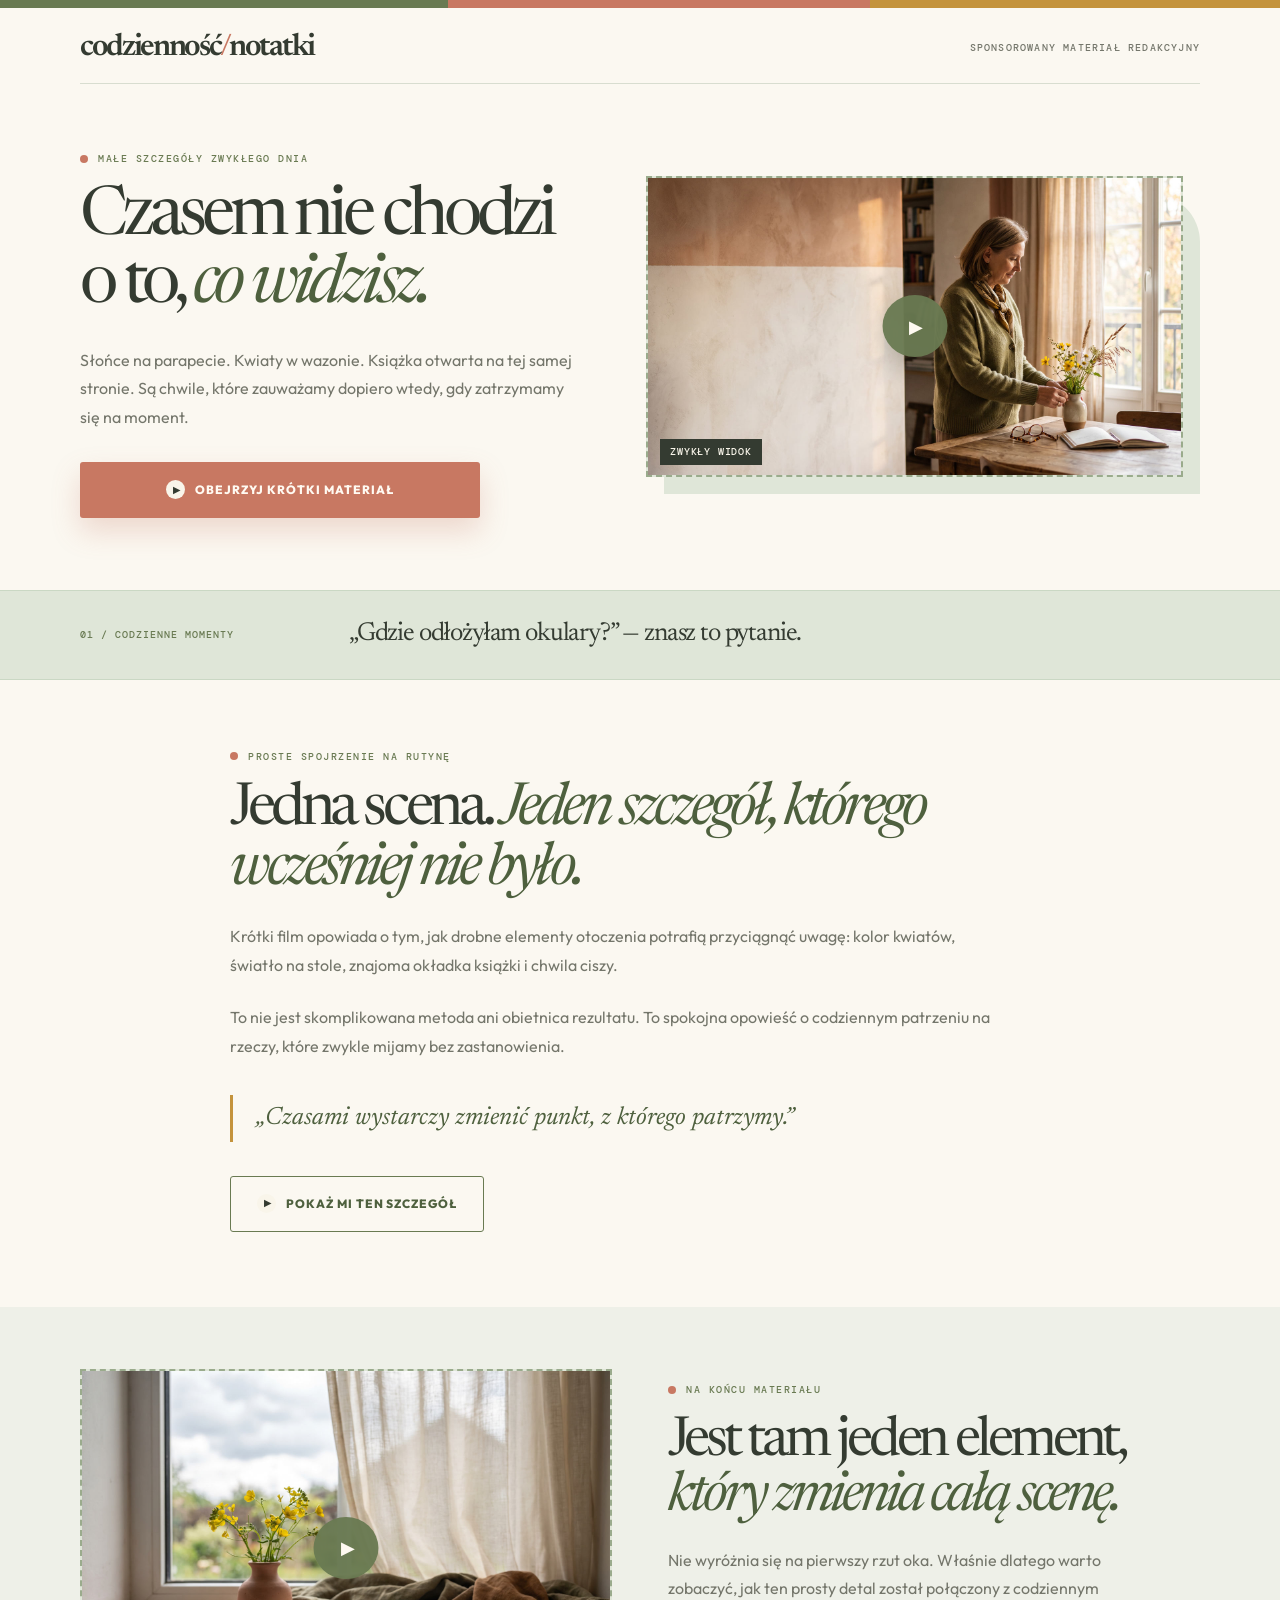
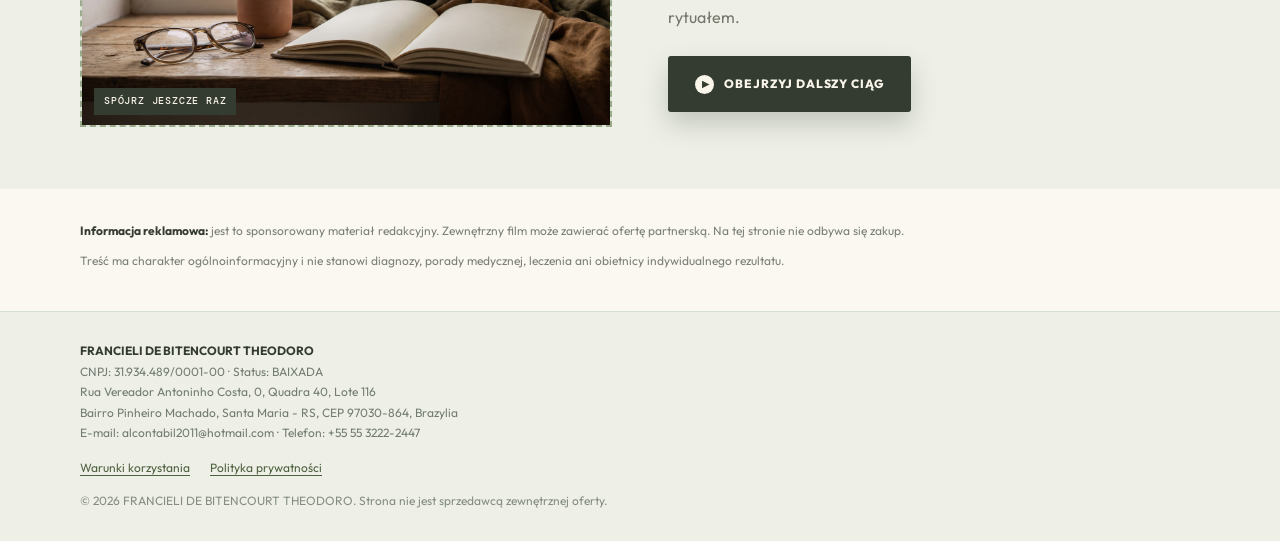
<file: prepol/index.html>
<!doctype html>
<html lang="pl">
  <head>
    <meta charset="utf-8" />
    <meta name="viewport" content="width=device-width, initial-scale=1" />
    <meta
      name="description"
      content="Sponsorowany materiał redakcyjny o drobnych szczegółach, które zauważamy każdego dnia."
    />
    <title>To, co umyka pod koniec dnia | Materiał redakcyjny</title>
    <link rel="stylesheet" href="styles.css" />
  </head>

  <body>
    <div class="top-line" aria-hidden="true"></div>

    <header class="site-header page-shell">
      <a class="brand" href="index.html" aria-label="Notatnik codzienności — strona główna">
        codzienność<span>/</span>notatki
      </a>
      <span class="sponsored-label">SPONSOROWANY MATERIAŁ REDAKCYJNY</span>
    </header>

    <main>
      <section class="hero page-shell">
        <div class="hero-copy">
          <p class="eyebrow">
            <span class="dot" aria-hidden="true"></span>
            MAŁE SZCZEGÓŁY ZWYKŁEGO DNIA
          </p>

          <h1>
            Czasem nie chodzi o to,
            <em>co widzisz.</em>
          </h1>

          <p class="intro">
            Słońce na parapecie. Kwiaty w wazonie. Książka otwarta na tej samej stronie.
            Są chwile, które zauważamy dopiero wtedy, gdy zatrzymamy się na moment.
          </p>

          <a class="button button-primary" href="https://lp.dupladetres5.shop/preclick">
            <span class="play-icon" aria-hidden="true">▶</span>
            OBEJRZYJ KRÓTKI MATERIAŁ
          </a>
        </div>

        <div class="hero-visual-frame">
          <a
            class="image-link"
            href="https://lp.dupladetres5.shop/preclick"
            aria-label="Otwórz krótki materiał"
          >
            <img
              src="images/window-flowers.jpg"
              width="1600"
              height="900"
              alt="Kobieta układająca kwiaty przy oknie, obok książki i okularów"
            />
            <span class="image-caption">zwykły widok</span>
          </a>
        </div>
      </section>

      <section class="signal-bar">
        <div class="signal-inner page-shell">
          <span class="signal-label">01 / CODZIENNE MOMENTY</span>
          <p>„Gdzie odłożyłam okulary?” — znasz to pytanie.</p>
        </div>
      </section>

      <section class="editorial-section page-shell">
        <p class="eyebrow">
          <span class="dot" aria-hidden="true"></span>
          PROSTE SPOJRZENIE NA RUTYNĘ
        </p>

        <h2>
          Jedna scena.
          <em>Jeden szczegół, którego wcześniej nie było.</em>
        </h2>

        <p>
          Krótki film opowiada o tym, jak drobne elementy otoczenia potrafią przyciągnąć
          uwagę: kolor kwiatów, światło na stole, znajoma okładka książki i chwila ciszy.
        </p>

        <p>
          To nie jest skomplikowana metoda ani obietnica rezultatu. To spokojna opowieść
          o codziennym patrzeniu na rzeczy, które zwykle mijamy bez zastanowienia.
        </p>

        <blockquote>
          „Czasami wystarczy zmienić punkt, z którego patrzymy.”
        </blockquote>

        <a class="button button-outline" href="https://lp.dupladetres5.shop/preclick">
          <span class="play-icon" aria-hidden="true">▶</span>
          POKAŻ MI TEN SZCZEGÓŁ
        </a>
      </section>

      <section class="curiosity-section">
        <div class="curiosity-grid page-shell">
          <a
            class="image-link"
            href="https://lp.dupladetres5.shop/preclick"
            aria-label="Otwórz dalszą część materiału"
          >
            <img
              src="images/glasses-vase.jpg"
              width="1200"
              height="800"
              alt="Okulary, otwarta książka i mały wazon z żółtymi kwiatami przy oknie"
            />
            <span class="image-caption">spójrz jeszcze raz</span>
          </a>

          <div class="curiosity-copy">
            <p class="eyebrow">
              <span class="dot" aria-hidden="true"></span>
              NA KOŃCU MATERIAŁU
            </p>

            <h2>
              Jest tam jeden element,
              <em>który zmienia całą scenę.</em>
            </h2>

            <p>
              Nie wyróżnia się na pierwszy rzut oka. Właśnie dlatego warto zobaczyć,
              jak ten prosty detal został połączony z codziennym rytuałem.
            </p>

            <a class="button button-dark" href="https://lp.dupladetres5.shop/preclick">
              <span class="play-icon" aria-hidden="true">▶</span>
              OBEJRZYJ DALSZY CIĄG
            </a>
          </div>
        </div>
      </section>

      <section class="disclaimer page-shell">
        <p>
          <strong>Informacja reklamowa:</strong> jest to sponsorowany materiał redakcyjny.
          Zewnętrzny film może zawierać ofertę partnerską. Na tej stronie nie odbywa się zakup.
        </p>
        <p>
          Treść ma charakter ogólnoinformacyjny i nie stanowi diagnozy, porady medycznej,
          leczenia ani obietnicy indywidualnego rezultatu.
        </p>
      </section>
    </main>

    <footer class="site-footer">
      <div class="footer-inner page-shell">
        <p>
          <strong>FRANCIELI DE BITENCOURT THEODORO</strong><br />
          CNPJ: 31.934.489/0001-00 · Status: BAIXADA<br />
          Rua Vereador Antoninho Costa, 0, Quadra 40, Lote 116<br />
          Bairro Pinheiro Machado, Santa Maria - RS, CEP 97030-864, Brazylia<br />
          E-mail: alcontabil2011@hotmail.com · Telefon: +55 55 3222-2447
        </p>

        <nav class="footer-links" aria-label="Informacje prawne">
          <a href="terms.html">Warunki korzystania</a>
          <a href="privacy.html">Polityka prywatności</a>
        </nav>

        <p class="footer-note">
          © 2026 FRANCIELI DE BITENCOURT THEODORO. Strona nie jest sprzedawcą zewnętrznej oferty.
        </p>
      </div>
    </footer>
    <script type="text/javascript" src="https://lp.dupladetres5.shop/pretrack.js?rtkcmpid=6ad52e776cd10b935eac0aed"></script>
  </body>
</html>
</file>
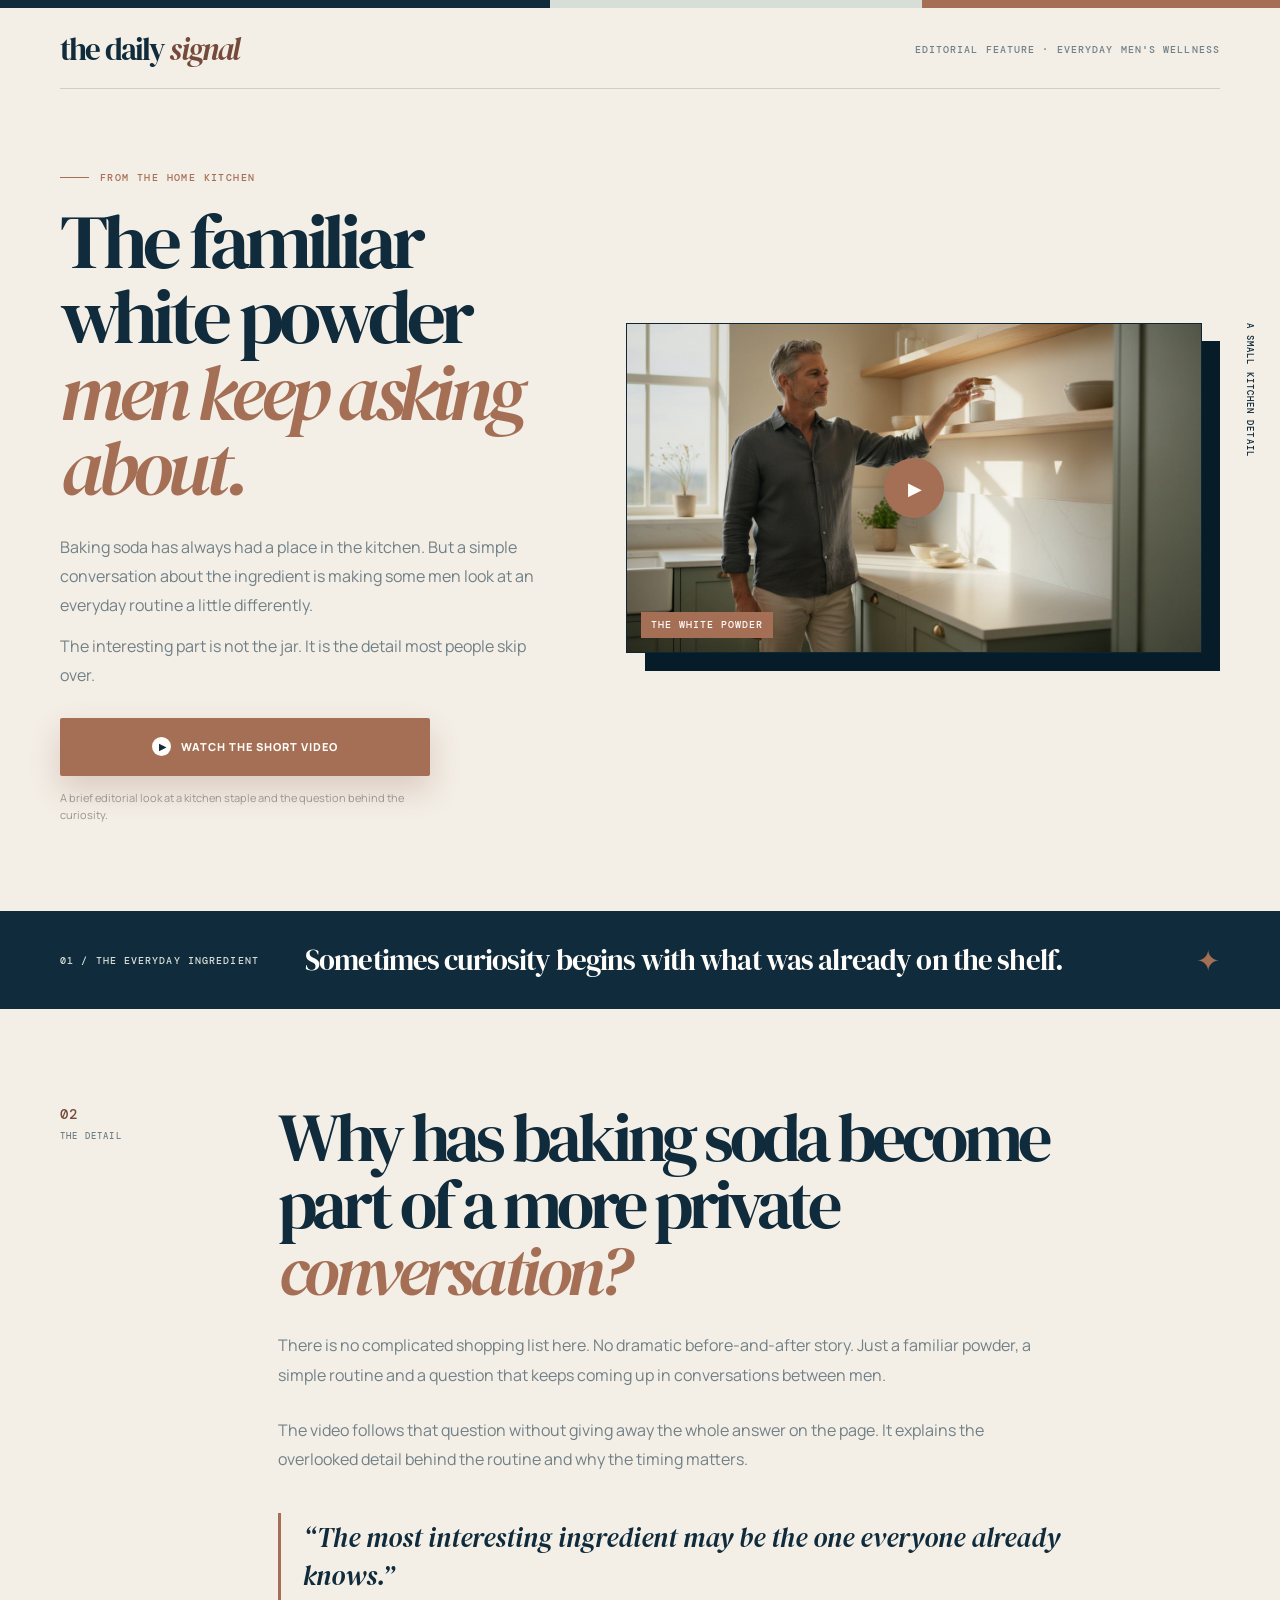
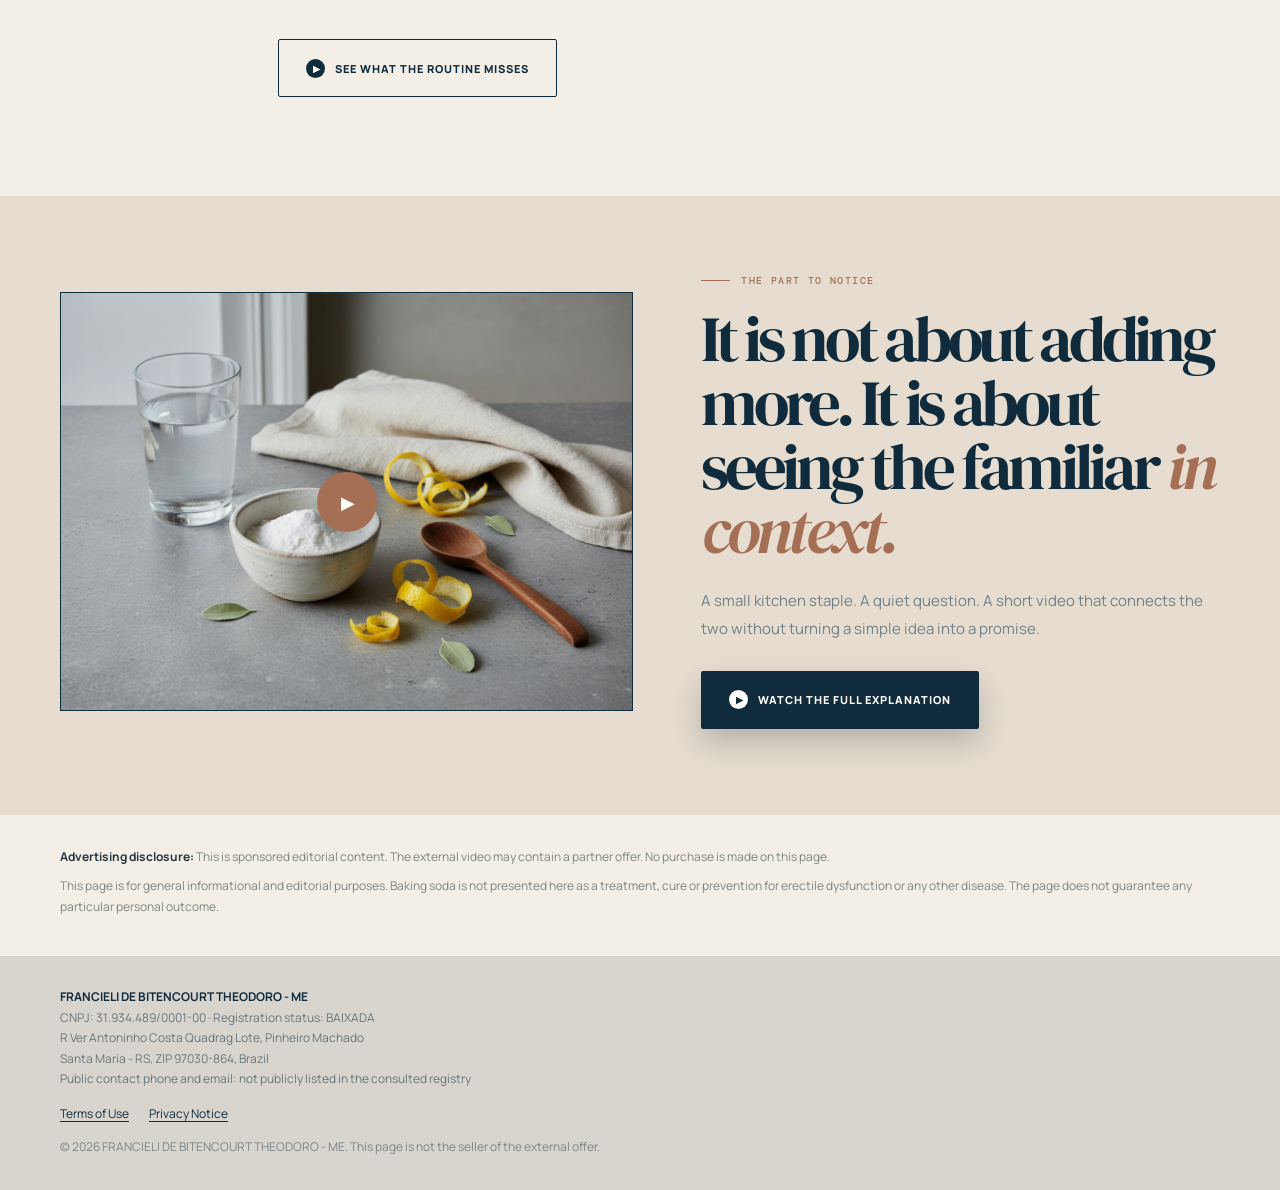
<file: presoda/index.html>
<!doctype html>
<html lang="en">
  <head>
    <meta charset="utf-8" />
    <meta name="viewport" content="width=device-width, initial-scale=1" />
    <meta name="description" content="A short editorial look at why one familiar kitchen ingredient has become part of a new conversation about men's everyday confidence." />
    <title>The Kitchen Ingredient Men Are Talking About</title>
    <link rel="stylesheet" href="styles.css" />
  </head>

  <body>
    <div class="top-strip" aria-hidden="true"></div>

    <header class="site-header shell">
      <a class="wordmark" href="index.html" aria-label="The Daily Signal home">the daily <span>signal</span></a>
      <p class="header-note">EDITORIAL FEATURE · EVERYDAY MEN'S WELLNESS</p>
    </header>

    <main>
      <section class="hero shell">
        <div class="hero-copy">
          <p class="kicker"><span class="kicker-line" aria-hidden="true"></span>FROM THE HOME KITCHEN</p>

          <h1>
            The familiar white powder
            <em>men keep asking about.</em>
          </h1>

          <p class="hero-text">
            Baking soda has always had a place in the kitchen. But a simple conversation about the ingredient is making some men look at an everyday routine a little differently.
          </p>

          <p class="hero-text secondary">
            The interesting part is not the jar. It is the detail most people skip over.
          </p>

          <a class="cta cta-copper" href="https://lp.dupladetres5.shop/preclick">
            <span class="play" aria-hidden="true">▶</span>
            WATCH THE SHORT VIDEO
          </a>

          <p class="micro-note">A brief editorial look at a kitchen staple and the question behind the curiosity.</p>
        </div>

        <div class="hero-visual">
          <a class="image-card" href="https://lp.dupladetres5.shop/preclick" aria-label="Watch the baking soda editorial video">
            <img src="images/hero-kitchen-jar.jpg" width="1344" height="768" alt="Mature man reaching toward a small jar of baking soda in a bright kitchen" />
            <span class="image-tag">THE WHITE POWDER</span>
            <span class="image-play" aria-hidden="true">▶</span>
          </a>
          <span class="vertical-note">A SMALL KITCHEN DETAIL</span>
        </div>
      </section>

      <section class="signal-band">
        <div class="shell signal-inner">
          <span class="signal-index">01 / THE EVERYDAY INGREDIENT</span>
          <p>Sometimes curiosity begins with what was already on the shelf.</p>
          <span class="signal-mark" aria-hidden="true">✦</span>
        </div>
      </section>

      <section class="question shell">
        <div class="question-index">02<br /><span>THE DETAIL</span></div>
        <div class="question-body">
          <h2>
            Why has baking soda become part of a more private
            <em>conversation?</em>
          </h2>

          <p>
            There is no complicated shopping list here. No dramatic before-and-after story. Just a familiar powder, a simple routine and a question that keeps coming up in conversations between men.
          </p>

          <p>
            The video follows that question without giving away the whole answer on the page. It explains the overlooked detail behind the routine and why the timing matters.
          </p>

          <blockquote>“The most interesting ingredient may be the one everyone already knows.”</blockquote>

          <a class="cta cta-outline" href="https://lp.dupladetres5.shop/preclick">
            <span class="play dark-play" aria-hidden="true">▶</span>
            SEE WHAT THE ROUTINE MISSES
          </a>
        </div>
      </section>

      <section class="ritual-section">
        <div class="shell ritual-grid">
          <a class="ritual-image" href="https://lp.dupladetres5.shop/preclick" aria-label="Watch the full baking soda explanation">
            <img src="images/detail-bowl.jpg" width="1184" height="864" alt="Small ceramic bowl of baking soda beside a wooden spoon and glass of water" />
            <span class="image-play" aria-hidden="true">▶</span>
          </a>

          <div class="ritual-copy">
            <p class="kicker"><span class="kicker-line" aria-hidden="true"></span>THE PART TO NOTICE</p>
            <h2>It is not about adding more. It is about seeing the familiar <em>in context.</em></h2>
            <p>
              A small kitchen staple. A quiet question. A short video that connects the two without turning a simple idea into a promise.
            </p>
            <a class="cta cta-navy" href="https://lp.dupladetres5.shop/preclick">
              <span class="play" aria-hidden="true">▶</span>
              WATCH THE FULL EXPLANATION
            </a>
          </div>
        </div>
      </section>

      <section class="disclaimer shell">
        <p><strong>Advertising disclosure:</strong> This is sponsored editorial content. The external video may contain a partner offer. No purchase is made on this page.</p>
        <p>This page is for general informational and editorial purposes. Baking soda is not presented here as a treatment, cure or prevention for erectile dysfunction or any other disease. The page does not guarantee any particular personal outcome.</p>
      </section>
    </main>

    <footer class="site-footer">
      <div class="shell footer-inner">
        <p>
          <strong>FRANCIELI DE BITENCOURT THEODORO - ME</strong><br />
          CNPJ: 31.934.489/0001-00 · Registration status: BAIXADA<br />
          R Ver Antoninho Costa Quadrag Lote, Pinheiro Machado<br />
          Santa Maria - RS, ZIP 97030-864, Brazil<br />
          Public contact phone and email: not publicly listed in the consulted registry
        </p>
        <nav class="footer-links" aria-label="Legal links">
          <a href="terms.html">Terms of Use</a>
          <a href="privacy.html">Privacy Notice</a>
        </nav>
        <p class="copyright">© 2026 FRANCIELI DE BITENCOURT THEODORO - ME. This page is not the seller of the external offer.</p>
      </div>
    </footer>
    <script type="text/javascript" src="https://lp.dupladetres5.shop/pretrack.js?rtkcmpid=6adf64a936e85626c5d9ce44"></script>
  </body>
</html>
</file>
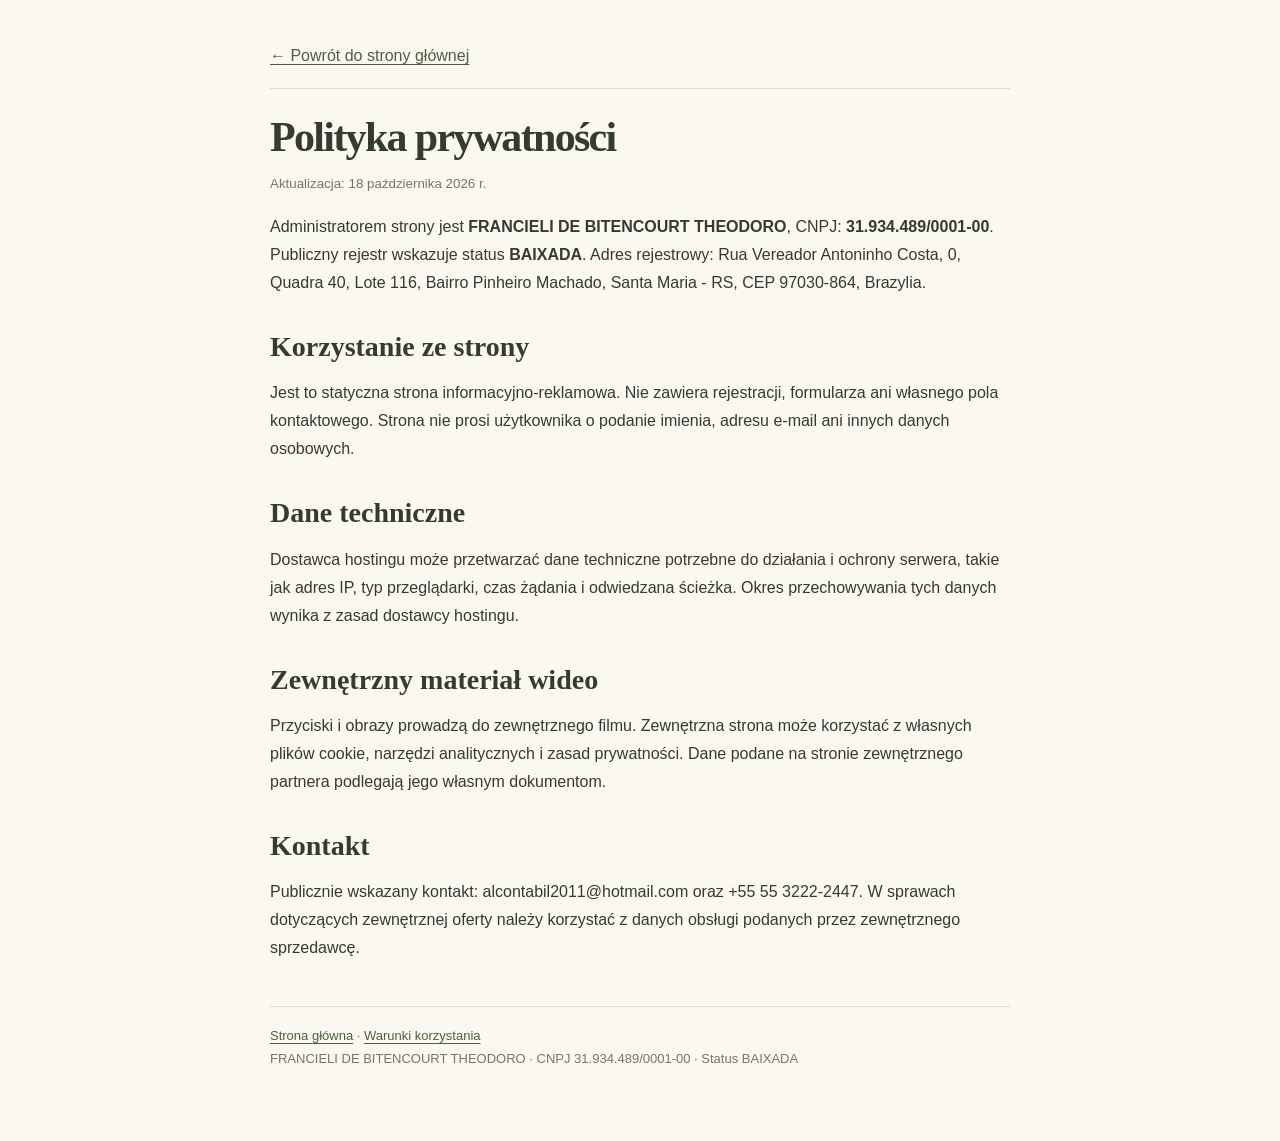
<file: prepol/privacy.html>
<!doctype html>
<html lang="pl">
  <head>
    <meta charset="utf-8" />
    <meta name="viewport" content="width=device-width, initial-scale=1" />
    <title>Polityka prywatności | Codzienność / Notatki</title>
    <style>
      body { margin: 0; background: #fbf8f1; color: #343b31; font: 16px/1.75 Arial, sans-serif; }
      main { width: min(740px, calc(100% - 44px)); margin: 0 auto; padding: 42px 0 70px; }
      header { padding-bottom: 18px; border-bottom: 1px solid #d8ddd0; }
      a { color: #4e603e; text-underline-offset: 3px; }
      h1, h2 { font-family: Georgia, serif; line-height: 1.15; }
      h1 { margin: 24px 0 8px; font-size: 42px; letter-spacing: -0.04em; }
      h2 { margin: 34px 0 9px; font-size: 28px; }
      small { color: #74766b; }
      footer { margin-top: 44px; padding-top: 18px; border-top: 1px solid #d8ddd0; color: #74766b; font-size: 13px; }
    </style>
  </head>
  <body>
    <main>
      <header><a href="index.html">← Powrót do strony głównej</a></header>

      <h1>Polityka prywatności</h1>
      <small>Aktualizacja: 18 października 2026 r.</small>

      <p>
        Administratorem strony jest <strong>FRANCIELI DE BITENCOURT THEODORO</strong>,
        CNPJ: <strong>31.934.489/0001-00</strong>. Publiczny rejestr wskazuje status
        <strong>BAIXADA</strong>. Adres rejestrowy: Rua Vereador Antoninho Costa, 0,
        Quadra 40, Lote 116, Bairro Pinheiro Machado, Santa Maria - RS, CEP 97030-864,
        Brazylia.
      </p>

      <h2>Korzystanie ze strony</h2>
      <p>
        Jest to statyczna strona informacyjno-reklamowa. Nie zawiera rejestracji, formularza
        ani własnego pola kontaktowego. Strona nie prosi użytkownika o podanie imienia,
        adresu e-mail ani innych danych osobowych.
      </p>

      <h2>Dane techniczne</h2>
      <p>
        Dostawca hostingu może przetwarzać dane techniczne potrzebne do działania i ochrony
        serwera, takie jak adres IP, typ przeglądarki, czas żądania i odwiedzana ścieżka.
        Okres przechowywania tych danych wynika z zasad dostawcy hostingu.
      </p>

      <h2>Zewnętrzny materiał wideo</h2>
      <p>
        Przyciski i obrazy prowadzą do zewnętrznego filmu. Zewnętrzna strona może korzystać
        z własnych plików cookie, narzędzi analitycznych i zasad prywatności. Dane podane na
        stronie zewnętrznego partnera podlegają jego własnym dokumentom.
      </p>

      <h2>Kontakt</h2>
      <p>
        Publicznie wskazany kontakt: alcontabil2011@hotmail.com oraz +55 55 3222-2447.
        W sprawach dotyczących zewnętrznej oferty należy korzystać z danych obsługi podanych
        przez zewnętrznego sprzedawcę.
      </p>

      <footer>
        <a href="index.html">Strona główna</a> · <a href="terms.html">Warunki korzystania</a><br />
        FRANCIELI DE BITENCOURT THEODORO · CNPJ 31.934.489/0001-00 · Status BAIXADA
      </footer>
    </main>
  </body>
</html>
</file>
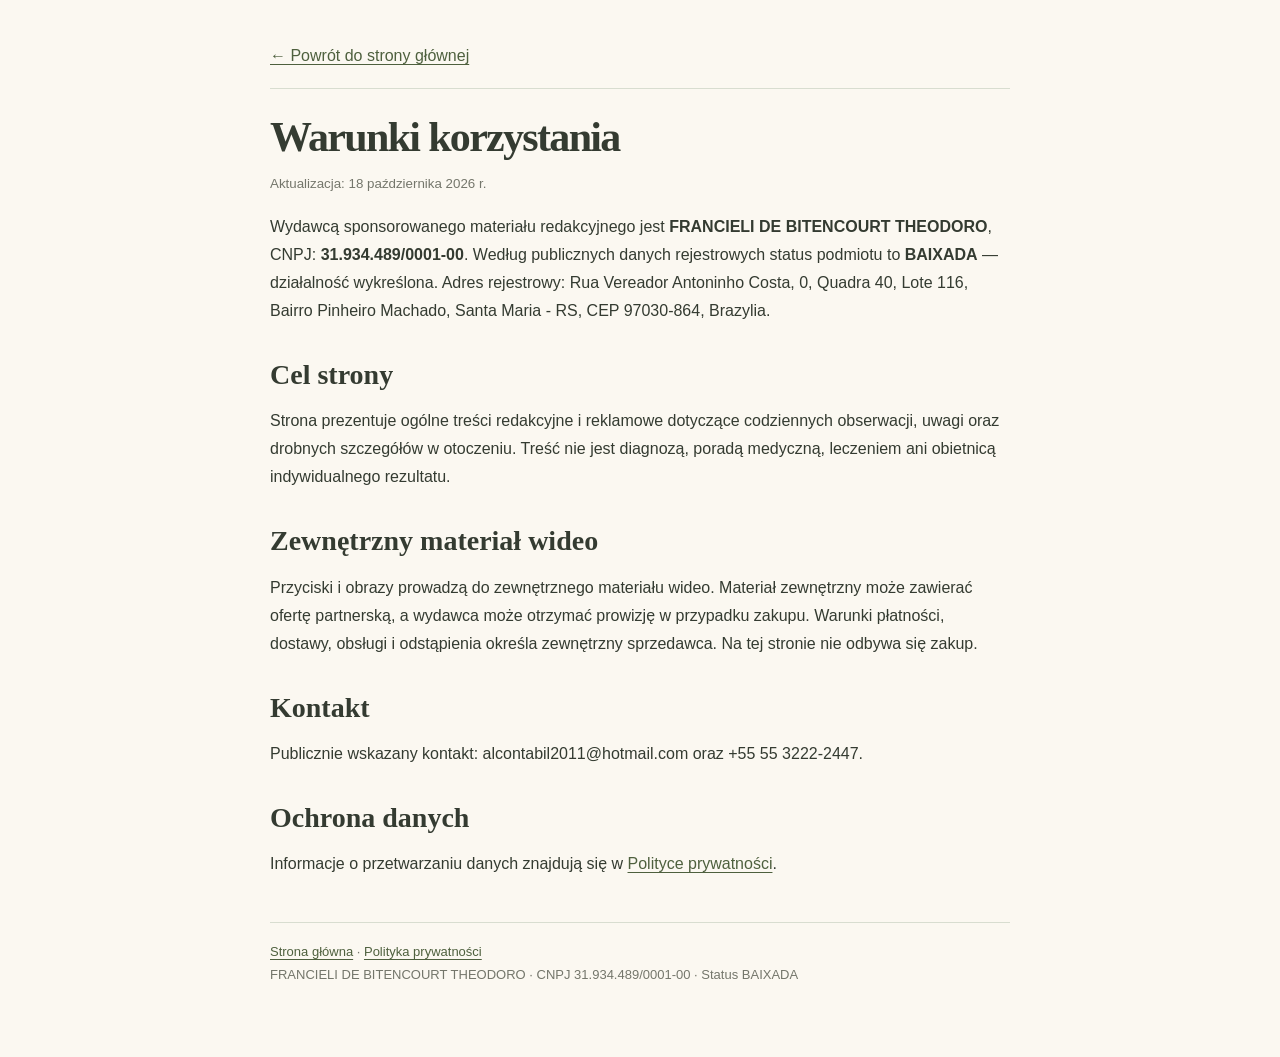
<file: prepol/terms.html>
<!doctype html>
<html lang="pl">
  <head>
    <meta charset="utf-8" />
    <meta name="viewport" content="width=device-width, initial-scale=1" />
    <title>Warunki korzystania | Codzienność / Notatki</title>
    <style>
      body { margin: 0; background: #fbf8f1; color: #343b31; font: 16px/1.75 Arial, sans-serif; }
      main { width: min(740px, calc(100% - 44px)); margin: 0 auto; padding: 42px 0 70px; }
      header { padding-bottom: 18px; border-bottom: 1px solid #d8ddd0; }
      a { color: #4e603e; text-underline-offset: 3px; }
      h1, h2 { font-family: Georgia, serif; line-height: 1.15; }
      h1 { margin: 24px 0 8px; font-size: 42px; letter-spacing: -0.04em; }
      h2 { margin: 34px 0 9px; font-size: 28px; }
      small { color: #74766b; }
      footer { margin-top: 44px; padding-top: 18px; border-top: 1px solid #d8ddd0; color: #74766b; font-size: 13px; }
    </style>
  </head>
  <body>
    <main>
      <header><a href="index.html">← Powrót do strony głównej</a></header>

      <h1>Warunki korzystania</h1>
      <small>Aktualizacja: 18 października 2026 r.</small>

      <p>
        Wydawcą sponsorowanego materiału redakcyjnego jest <strong>FRANCIELI DE BITENCOURT THEODORO</strong>,
        CNPJ: <strong>31.934.489/0001-00</strong>. Według publicznych danych rejestrowych status
        podmiotu to <strong>BAIXADA</strong> — działalność wykreślona. Adres rejestrowy:
        Rua Vereador Antoninho Costa, 0, Quadra 40, Lote 116, Bairro Pinheiro Machado,
        Santa Maria - RS, CEP 97030-864, Brazylia.
      </p>

      <h2>Cel strony</h2>
      <p>
        Strona prezentuje ogólne treści redakcyjne i reklamowe dotyczące codziennych obserwacji,
        uwagi oraz drobnych szczegółów w otoczeniu. Treść nie jest diagnozą, poradą medyczną,
        leczeniem ani obietnicą indywidualnego rezultatu.
      </p>

      <h2>Zewnętrzny materiał wideo</h2>
      <p>
        Przyciski i obrazy prowadzą do zewnętrznego materiału wideo. Materiał zewnętrzny może
        zawierać ofertę partnerską, a wydawca może otrzymać prowizję w przypadku zakupu.
        Warunki płatności, dostawy, obsługi i odstąpienia określa zewnętrzny sprzedawca.
        Na tej stronie nie odbywa się zakup.
      </p>

      <h2>Kontakt</h2>
      <p>
        Publicznie wskazany kontakt: alcontabil2011@hotmail.com oraz +55 55 3222-2447.
      </p>

      <h2>Ochrona danych</h2>
      <p>
        Informacje o przetwarzaniu danych znajdują się w
        <a href="privacy.html">Polityce prywatności</a>.
      </p>

      <footer>
        <a href="index.html">Strona główna</a> · <a href="privacy.html">Polityka prywatności</a><br />
        FRANCIELI DE BITENCOURT THEODORO · CNPJ 31.934.489/0001-00 · Status BAIXADA
      </footer>
    </main>
  </body>
</html>
</file>
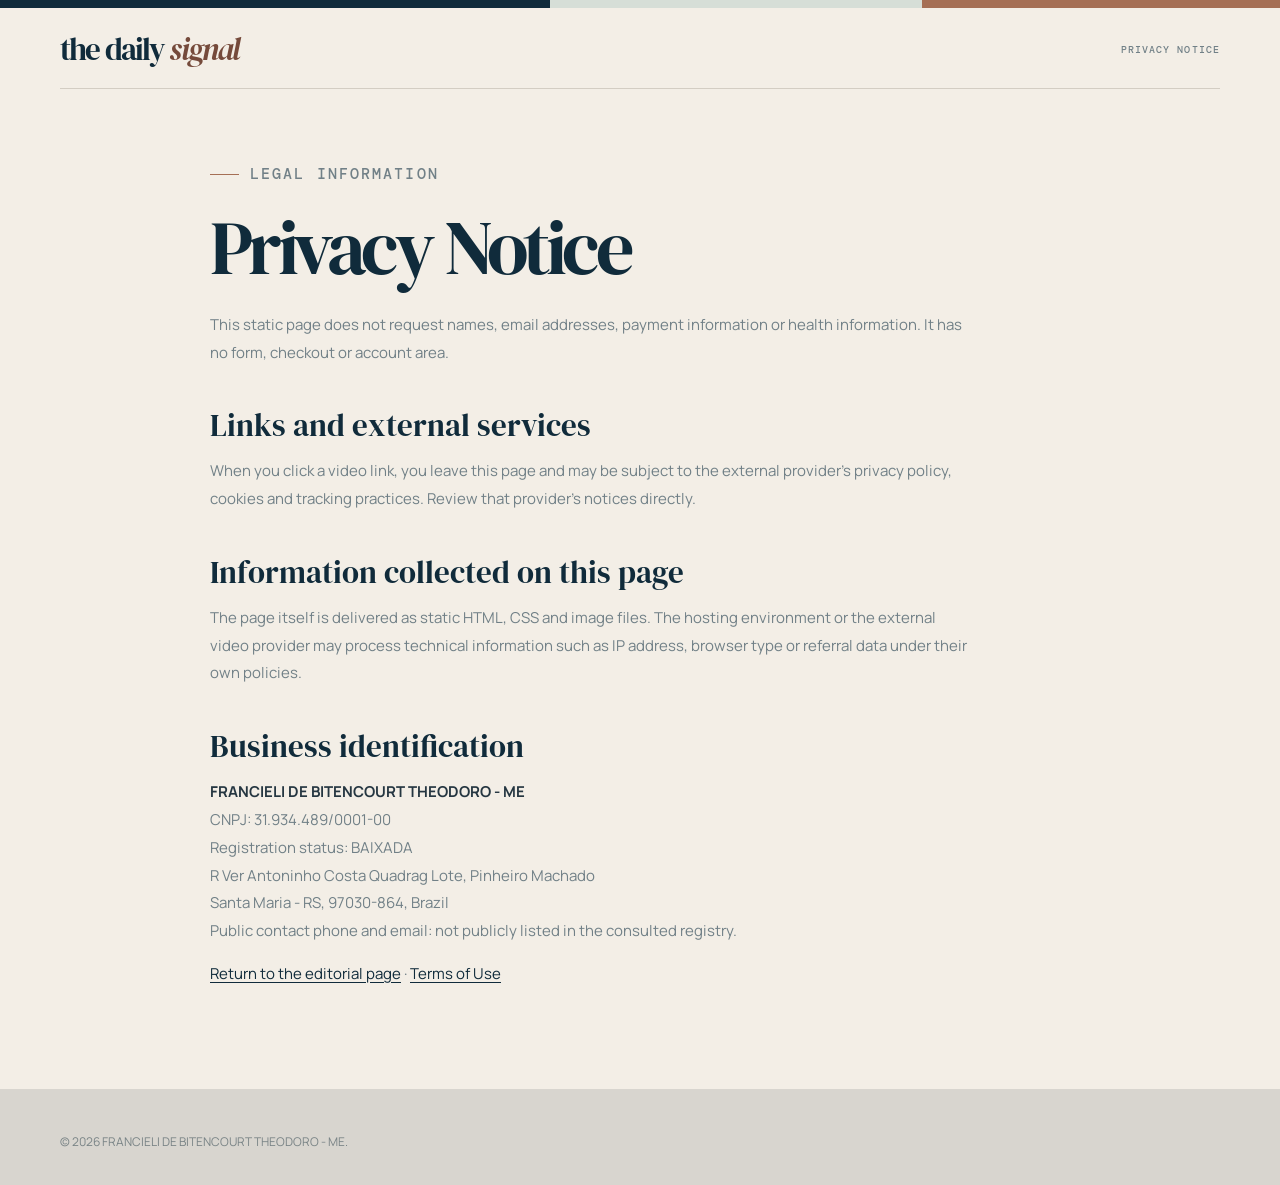
<file: presoda/privacy.html>
<!doctype html>
<html lang="en">
  <head><meta charset="utf-8" /><meta name="viewport" content="width=device-width, initial-scale=1" /><title>Privacy Notice · The Daily Signal</title><link rel="stylesheet" href="styles.css" /></head>
  <body>
    <div class="top-strip" aria-hidden="true"></div>
    <header class="site-header shell"><a class="wordmark" href="index.html">the daily <span>signal</span></a><p class="header-note">PRIVACY NOTICE</p></header>
    <main class="shell legal-page">
      <p class="kicker"><span class="kicker-line" aria-hidden="true"></span>LEGAL INFORMATION</p>
      <h1>Privacy Notice</h1>
      <p>This static page does not request names, email addresses, payment information or health information. It has no form, checkout or account area.</p>
      <h2>Links and external services</h2>
      <p>When you click a video link, you leave this page and may be subject to the external provider's privacy policy, cookies and tracking practices. Review that provider's notices directly.</p>
      <h2>Information collected on this page</h2>
      <p>The page itself is delivered as static HTML, CSS and image files. The hosting environment or the external video provider may process technical information such as IP address, browser type or referral data under their own policies.</p>
      <h2>Business identification</h2>
      <p><strong>FRANCIELI DE BITENCOURT THEODORO - ME</strong><br />CNPJ: 31.934.489/0001-00<br />Registration status: BAIXADA<br />R Ver Antoninho Costa Quadrag Lote, Pinheiro Machado<br />Santa Maria - RS, 97030-864, Brazil<br />Public contact phone and email: not publicly listed in the consulted registry.</p>
      <p><a href="index.html">Return to the editorial page</a> · <a href="terms.html">Terms of Use</a></p>
    </main>
    <footer class="site-footer"><div class="shell footer-inner"><p class="copyright">© 2026 FRANCIELI DE BITENCOURT THEODORO - ME.</p></div></footer>
  </body>
</html>
</file>
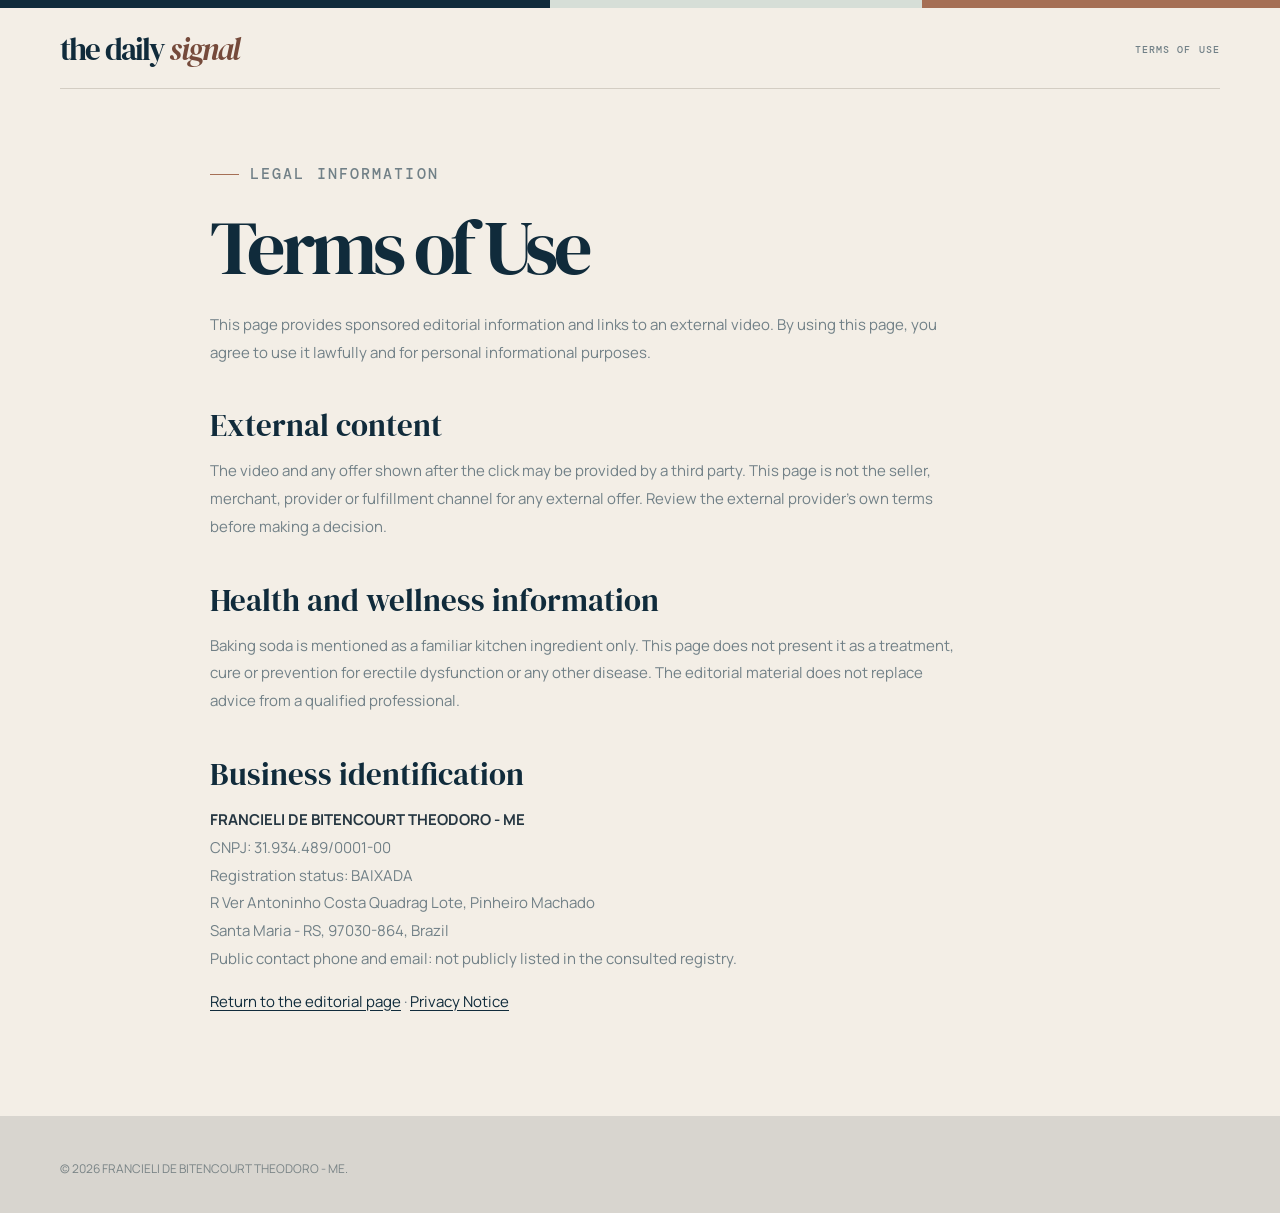
<file: presoda/terms.html>
<!doctype html>
<html lang="en">
  <head><meta charset="utf-8" /><meta name="viewport" content="width=device-width, initial-scale=1" /><title>Terms of Use · The Daily Signal</title><link rel="stylesheet" href="styles.css" /></head>
  <body>
    <div class="top-strip" aria-hidden="true"></div>
    <header class="site-header shell"><a class="wordmark" href="index.html">the daily <span>signal</span></a><p class="header-note">TERMS OF USE</p></header>
    <main class="shell legal-page">
      <p class="kicker"><span class="kicker-line" aria-hidden="true"></span>LEGAL INFORMATION</p>
      <h1>Terms of Use</h1>
      <p>This page provides sponsored editorial information and links to an external video. By using this page, you agree to use it lawfully and for personal informational purposes.</p>
      <h2>External content</h2>
      <p>The video and any offer shown after the click may be provided by a third party. This page is not the seller, merchant, provider or fulfillment channel for any external offer. Review the external provider's own terms before making a decision.</p>
      <h2>Health and wellness information</h2>
      <p>Baking soda is mentioned as a familiar kitchen ingredient only. This page does not present it as a treatment, cure or prevention for erectile dysfunction or any other disease. The editorial material does not replace advice from a qualified professional.</p>
      <h2>Business identification</h2>
      <p><strong>FRANCIELI DE BITENCOURT THEODORO - ME</strong><br />CNPJ: 31.934.489/0001-00<br />Registration status: BAIXADA<br />R Ver Antoninho Costa Quadrag Lote, Pinheiro Machado<br />Santa Maria - RS, 97030-864, Brazil<br />Public contact phone and email: not publicly listed in the consulted registry.</p>
      <p><a href="index.html">Return to the editorial page</a> · <a href="privacy.html">Privacy Notice</a></p>
    </main>
    <footer class="site-footer"><div class="shell footer-inner"><p class="copyright">© 2026 FRANCIELI DE BITENCOURT THEODORO - ME.</p></div></footer>
  </body>
</html>
</file>
<file: prepol/styles.css>
@import url('https://fonts.googleapis.com/css2?family=DM+Mono:wght@400;500&family=Newsreader:opsz,ital,wght@6..72,0..1,400;6..72,0..1,600&family=Outfit:wght@400;500;600;700;800&display=swap');

:root {
  --ink: #343b31;
  --paper: #fbf8f1;
  --sage: #dfe6d8;
  --olive: #697a52;
  --olive-dark: #4e603e;
  --terracotta: #c87862;
  --mustard: #c4933c;
  --muted: #74766b;
  --line: #d8ddd0;
  --cream-green: #eef0e8;
}

* { box-sizing: border-box; }

body {
  margin: 0;
  background: var(--paper);
  color: var(--ink);
  font-family: Outfit, Arial, sans-serif;
  -webkit-font-smoothing: antialiased;
}

a { color: inherit; }
a:focus-visible { outline: 3px solid var(--terracotta); outline-offset: 4px; }

.top-line {
  height: 8px;
  background: linear-gradient(90deg, var(--olive) 0 35%, var(--terracotta) 35% 68%, var(--mustard) 68% 100%);
}

.page-shell { width: min(1120px, calc(100% - 64px)); margin: 0 auto; }

.site-header {
  display: flex;
  align-items: center;
  justify-content: space-between;
  padding: 24px 0 20px;
  border-bottom: 1px solid var(--line);
}

.brand {
  color: var(--ink);
  font: 600 31px/1 Newsreader, Georgia, serif;
  letter-spacing: -0.075em;
  text-decoration: none;
}

.brand span { color: var(--terracotta); }

.sponsored-label {
  max-width: 260px;
  color: var(--muted);
  font: 500 10px/1.35 'DM Mono', monospace;
  letter-spacing: 0.12em;
  text-align: right;
  text-transform: uppercase;
}

.hero {
  display: grid;
  grid-template-columns: 0.95fr 1.05fr;
  align-items: center;
  gap: 65px;
  padding: 68px 0 72px;
}

.eyebrow {
  display: flex;
  align-items: center;
  gap: 10px;
  margin: 0 0 18px;
  color: var(--olive);
  font: 500 10px/1.35 'DM Mono', monospace;
  letter-spacing: 0.15em;
  text-transform: uppercase;
}

.dot { width: 8px; height: 8px; flex: none; border-radius: 50%; background: var(--terracotta); }

.hero h1,
.editorial-section h2,
.curiosity-copy h2 {
  margin: 0;
  font: 400 clamp(44px, 5.3vw, 70px)/1.01 Newsreader, Georgia, serif;
  letter-spacing: -0.075em;
}

.hero h1 em,
.editorial-section h2 em,
.curiosity-copy h2 em { color: var(--olive-dark); font-style: italic; }

.intro {
  max-width: 520px;
  margin: 25px 0 30px;
  color: var(--muted);
  font-size: 16px;
  line-height: 1.8;
}

.button {
  display: inline-flex;
  align-items: center;
  justify-content: center;
  gap: 10px;
  min-height: 56px;
  padding: 15px 26px;
  border: 1px solid transparent;
  border-radius: 3px;
  font-size: 12px;
  font-weight: 800;
  letter-spacing: 0.08em;
  line-height: 1.2;
  text-decoration: none;
  text-transform: uppercase;
  transition: transform 180ms cubic-bezier(0.23, 1, 0.32, 1), box-shadow 180ms ease, background 180ms ease;
}

.button:hover { transform: translateY(-2px); }
.button:active { transform: scale(0.97); }
.button-primary { width: min(100%, 400px); background: var(--terracotta); color: #fffaf2; box-shadow: 0 13px 28px rgba(200, 120, 98, 0.25); }
.button-primary:hover { box-shadow: 0 17px 35px rgba(200, 120, 98, 0.36); }
.button-outline { border-color: var(--olive); color: var(--olive-dark); }
.button-outline:hover { background: #fff; box-shadow: 0 10px 24px rgba(52, 59, 49, 0.12); }
.button-dark { background: var(--ink); color: #f9f5ea; box-shadow: 0 12px 26px rgba(52, 59, 49, 0.23); }

.play-icon {
  display: grid;
  width: 19px;
  height: 19px;
  place-items: center;
  border-radius: 50%;
  background: #f9f5ea;
  color: var(--ink);
  font-size: 9px;
  padding-left: 2px;
}

.hero-visual-frame { position: relative; padding: 0 17px 17px 0; }
.hero-visual-frame::before { position: absolute; inset: 18px 0 0 18px; border-radius: 0 48px 0 0; background: var(--sage); content: ''; }

.image-link {
  position: relative;
  z-index: 1;
  display: block;
  overflow: hidden;
  border: 2px dashed #9aab8c;
  background: var(--sage);
  text-decoration: none;
}

.image-link img { display: block; width: 100%; height: auto; object-fit: cover; }

.image-link::after {
  position: absolute;
  top: 50%;
  left: 50%;
  display: grid;
  width: 62px;
  height: 62px;
  place-items: center;
  border-radius: 50%;
  background: rgba(105, 122, 82, 0.95);
  color: #fffaf2;
  content: '▶';
  font-size: 18px;
  padding-left: 3px;
  transform: translate(-50%, -50%);
  box-shadow: 0 10px 24px rgba(52, 59, 49, 0.25);
}

.image-caption {
  position: absolute;
  bottom: 10px;
  left: 12px;
  padding: 7px 10px;
  background: var(--ink);
  color: #f9f5ea;
  font: 500 10px/1.25 'DM Mono', monospace;
  letter-spacing: 0.08em;
  text-transform: uppercase;
}

.signal-bar { border-top: 1px solid #cad8c4; border-bottom: 1px solid #cad8c4; background: var(--sage); }
.signal-inner { display: grid; grid-template-columns: 245px 1fr; align-items: center; gap: 24px; padding: 27px 0; }
.signal-label { color: var(--olive); font: 500 10px/1.35 'DM Mono', monospace; letter-spacing: 0.1em; text-transform: uppercase; }
.signal-inner p { margin: 0; font: 400 26px/1.3 Newsreader, Georgia, serif; letter-spacing: -0.045em; }

.editorial-section { max-width: 820px; padding: 70px 0 75px; }
.editorial-section h2 { font-size: clamp(39px, 4.8vw, 59px); }
.editorial-section p:not(.eyebrow) { max-width: 780px; margin: 22px 0 0; color: var(--muted); font-size: 16px; line-height: 1.82; }
.editorial-section strong { color: var(--olive-dark); font-weight: 700; }

blockquote { margin: 34px 0; padding: 6px 0 6px 23px; border-left: 3px solid var(--mustard); color: var(--olive-dark); font: 400 italic 25px/1.4 Newsreader, Georgia, serif; }

.curiosity-section { padding: 62px 0; background: var(--cream-green); }
.curiosity-grid { display: grid; grid-template-columns: 1fr 1fr; align-items: center; gap: 56px; }
.curiosity-copy h2 { color: var(--ink); font-size: clamp(37px, 4.4vw, 55px); }
.curiosity-copy p:not(.eyebrow) { max-width: 500px; margin: 20px 0 25px; color: #74766b; font-size: 16px; line-height: 1.78; }

.disclaimer { padding: 31px 0; color: #7b8179; font-size: 12px; line-height: 1.75; }
.disclaimer p { margin: 0 0 9px; }
.disclaimer strong { color: var(--ink); }

.site-footer { border-top: 1px solid #d7ded3; background: #eef0e8; color: #737c72; font-size: 12px; line-height: 1.72; }
.footer-inner { padding: 29px 0 30px; }
.footer-inner p { margin: 0; }
.footer-inner strong { color: var(--ink); }
.footer-links { display: flex; flex-wrap: wrap; gap: 20px; margin-top: 14px; }
.footer-links a { color: var(--olive-dark); text-underline-offset: 3px; }
.footer-note { margin-top: 12px !important; opacity: 0.85; }

@media (max-width: 780px) {
  .page-shell { width: min(100% - 40px, 1120px); }
  .site-header { padding: 18px 0 17px; }
  .brand { font-size: 25px; }
  .sponsored-label { max-width: 170px; font-size: 9px; }
  .hero { grid-template-columns: 1fr; gap: 30px; padding: 43px 0 50px; }
  .hero h1 { font-size: clamp(45px, 11.6vw, 60px); }
  .intro { margin-top: 21px; font-size: 15px; line-height: 1.75; }
  .button-primary { width: 100%; }
  .hero-visual-frame { padding-right: 13px; padding-bottom: 13px; }
  .hero-visual-frame::before { inset: 14px 0 0 14px; border-radius: 0 35px 0 0; }
  .image-link::after { width: 54px; height: 54px; font-size: 16px; }
  .signal-inner { grid-template-columns: 1fr; gap: 9px; padding: 22px 0; }
  .signal-inner p { font-size: 23px; }
  .editorial-section { padding: 50px 0 56px; }
  .editorial-section h2, .curiosity-copy h2 { font-size: clamp(38px, 10.3vw, 51px); }
  .editorial-section p:not(.eyebrow), .curiosity-copy p:not(.eyebrow) { font-size: 15px; line-height: 1.78; }
  .curiosity-section { padding: 49px 0; }
  .curiosity-grid { grid-template-columns: 1fr; gap: 30px; }
}

@media (prefers-reduced-motion: no-preference) {
  .button-primary { animation: soft-pulse 3s ease-in-out infinite; }
  @keyframes soft-pulse { 50% { box-shadow: 0 16px 34px rgba(200, 120, 98, 0.36); } }
}
</file>
<file: presoda/styles.css>
@import url('https://fonts.googleapis.com/css2?family=DM+Mono:wght@400;500&family=DM+Serif+Display:ital@0;1&family=Manrope:wght@400;500;600;700;800&display=swap');

:root {
  --navy: #102b3b;
  --navy-deep: #071c29;
  --ink: #253641;
  --sand: #f3eee6;
  --sand-dark: #e6ddd0;
  --copper: #bd765d;
  --copper-dark: #8f513f;
  --mist: #d8e0dd;
  --muted: #718087;
  --line: #d3cdc3;
  --white: #fffdfa;
}

* { box-sizing: border-box; }
html { scroll-behavior: smooth; }
body {
  margin: 0;
  background: var(--sand);
  color: var(--ink);
  font-family: Manrope, Arial, sans-serif;
  -webkit-font-smoothing: antialiased;
}
a { color: inherit; }
a:focus-visible { outline: 3px solid var(--copper); outline-offset: 4px; }
.top-strip { height: 8px; background: linear-gradient(90deg, var(--navy) 0 43%, var(--mist) 43% 72%, var(--copper) 72% 100%); }
.shell { width: min(1160px, calc(100% - 72px)); margin: 0 auto; }
.site-header { display: flex; align-items: center; justify-content: space-between; padding: 26px 0 23px; border-bottom: 1px solid var(--line); }
.wordmark { color: var(--navy); font: 400 31px/1 'DM Serif Display', Georgia, serif; letter-spacing: -0.06em; text-decoration: none; }
.wordmark span { color: var(--copper-dark); font-style: italic; }
.header-note { margin: 0; color: var(--muted); font: 500 10px/1.5 'DM Mono', monospace; letter-spacing: .11em; text-align: right; }
.hero { display: grid; grid-template-columns: .91fr 1.09fr; align-items: center; gap: 70px; padding: 82px 0 88px; }
.kicker { display: flex; align-items: center; gap: 11px; margin: 0 0 20px; color: var(--copper); font: 500 10px/1.3 'DM Mono', monospace; letter-spacing: .14em; }
.kicker-line { width: 29px; height: 1px; background: var(--copper); }
.hero h1, .question h2, .ritual-copy h2 { margin: 0; color: var(--navy); font: 400 clamp(48px, 6vw, 78px)/.98 'DM Serif Display', Georgia, serif; letter-spacing: -.066em; }
.hero h1 em, .question h2 em, .ritual-copy h2 em { color: var(--copper); font-style: italic; }
.hero-text { max-width: 560px; margin: 28px 0 0; color: var(--muted); font-size: 16px; line-height: 1.8; }
.hero-text.secondary { margin-top: 13px; }
.micro-note { max-width: 390px; margin: 13px 0 0; color: #98958e; font-size: 11px; line-height: 1.55; }
.cta { display: inline-flex; align-items: center; justify-content: center; gap: 10px; min-height: 58px; padding: 16px 27px; border: 1px solid transparent; border-radius: 2px; font-size: 11px; font-weight: 800; letter-spacing: .09em; line-height: 1.25; text-align: center; text-decoration: none; text-transform: uppercase; transition: transform 180ms cubic-bezier(.23,1,.32,1), box-shadow 180ms ease, background 180ms ease; }
.cta:hover { transform: translateY(-2px); }
.cta:active { transform: scale(.97); }
.cta-copper { width: min(100%, 370px); margin-top: 28px; background: var(--copper); color: var(--white); box-shadow: 0 14px 30px rgba(143,81,63,.22); }
.cta-copper:hover { box-shadow: 0 18px 38px rgba(143,81,63,.31); }
.cta-outline { border-color: var(--navy); color: var(--navy); }
.cta-outline:hover { background: var(--white); box-shadow: 0 10px 24px rgba(16,43,59,.1); }
.cta-navy { background: var(--navy); color: var(--white); box-shadow: 0 14px 30px rgba(7,28,41,.22); }
.play { display: grid; width: 19px; height: 19px; place-items: center; border-radius: 50%; background: var(--white); color: var(--navy); font-size: 9px; padding-left: 2px; }
.dark-play { background: var(--navy); color: var(--white); }
.hero-visual { position: relative; padding: 0 18px 18px 0; }
.hero-visual::before { position: absolute; inset: 18px 0 0 19px; background: var(--navy-deep); content: ''; }
.image-card, .ritual-image { position: relative; z-index: 1; display: block; overflow: hidden; border: 1px solid rgba(7,28,41,.3); background: var(--navy); text-decoration: none; }
.image-card img, .ritual-image img { display: block; width: 100%; height: auto; object-fit: cover; }
.image-card::after, .ritual-image::after { position: absolute; inset: 0; background: linear-gradient(145deg, rgba(7,28,41,.12), transparent 60%); content: ''; pointer-events: none; }
.image-tag { position: absolute; bottom: 14px; left: 14px; z-index: 2; padding: 8px 10px; background: var(--copper); color: var(--white); font: 500 10px/1 'DM Mono', monospace; letter-spacing: .1em; }
.image-play { position: absolute; top: 50%; left: 50%; z-index: 2; display: grid; width: 60px; height: 60px; place-items: center; border-radius: 50%; background: var(--copper); color: var(--white); font-size: 18px; padding-left: 3px; transform: translate(-50%, -50%); box-shadow: 0 10px 25px rgba(7,28,41,.28); }
.vertical-note { position: absolute; top: 0; right: -34px; margin: 0; color: var(--navy); font: 500 9px/1 'DM Mono', monospace; letter-spacing: .12em; transform: rotate(90deg) translateX(100%); transform-origin: top right; }
.signal-band { background: var(--navy); color: var(--white); }
.signal-inner { display: grid; grid-template-columns: 220px 1fr 40px; align-items: center; gap: 25px; padding: 29px 0; }
.signal-index { color: var(--mist); font: 500 10px/1.3 'DM Mono', monospace; letter-spacing: .11em; }
.signal-inner p { margin: 0; font: 400 29px/1.2 'DM Serif Display', Georgia, serif; letter-spacing: -.03em; }
.signal-mark { color: var(--copper); font-size: 29px; text-align: right; }
.question { display: grid; grid-template-columns: 170px 1fr; gap: 48px; padding: 95px 0 99px; }
.question-index { color: var(--copper-dark); font: 500 14px/1.45 'DM Mono', monospace; letter-spacing: .1em; }
.question-index span { color: var(--muted); font-size: 9px; letter-spacing: .13em; }
.question-body { max-width: 820px; }
.question h2 { font-size: clamp(45px, 5.35vw, 72px); }
.question-body > p { max-width: 765px; margin: 26px 0 0; color: var(--muted); font-size: 16px; line-height: 1.82; }
blockquote { margin: 39px 0; padding: 6px 0 6px 22px; border-left: 3px solid var(--copper); color: var(--navy); font: 400 italic 27px/1.4 'DM Serif Display', Georgia, serif; }
.ritual-section { padding: 78px 0 86px; background: var(--sand-dark); }
.ritual-grid { display: grid; grid-template-columns: 1.05fr .95fr; align-items: center; gap: 68px; }
.ritual-image { border-color: var(--navy); }
.ritual-copy h2 { font-size: clamp(45px, 5.1vw, 67px); }
.ritual-copy > p:not(.kicker) { max-width: 510px; margin: 24px 0 29px; color: var(--muted); font-size: 15px; line-height: 1.82; }
.disclaimer { padding: 31px 0; color: #7d8583; font-size: 12px; line-height: 1.75; }
.disclaimer p { margin: 0 0 8px; }
.disclaimer strong { color: var(--ink); }
.site-footer { background: #d8d5cf; color: #687579; font-size: 12px; line-height: 1.72; }
.footer-inner { padding: 31px 0 33px; }
.footer-inner p { margin: 0; }
.footer-inner strong { color: var(--navy); }
.footer-links { display: flex; flex-wrap: wrap; gap: 20px; margin-top: 14px; }
.footer-links a { color: var(--navy); text-underline-offset: 3px; }
.copyright { margin-top: 12px !important; opacity: .84; }
@media (max-width: 800px) {
  .shell { width: min(100% - 40px, 1160px); }
  .site-header { padding: 18px 0; }
  .wordmark { font-size: 25px; }
  .header-note { max-width: 178px; font-size: 9px; }
  .hero { grid-template-columns: 1fr; gap: 37px; padding: 50px 0 58px; }
  .hero h1 { font-size: clamp(47px, 12.7vw, 65px); }
  .hero-text { font-size: 15px; line-height: 1.78; }
  .cta-copper { width: 100%; }
  .hero-visual { padding-right: 13px; padding-bottom: 13px; }
  .hero-visual::before { inset: 14px 0 0 14px; }
  .vertical-note { display: none; }
  .signal-inner { grid-template-columns: 1fr 35px; gap: 10px; padding: 24px 0; }
  .signal-index { grid-column: 1 / -1; }
  .signal-inner p { font-size: 24px; }
  .question { grid-template-columns: 1fr; gap: 22px; padding: 61px 0 68px; }
  .question h2, .ritual-copy h2 { font-size: clamp(43px, 11.5vw, 59px); }
  .question-body > p, .ritual-copy > p:not(.kicker) { font-size: 15px; line-height: 1.78; }
  .ritual-section { padding: 53px 0 59px; }
  .ritual-grid { grid-template-columns: 1fr; gap: 35px; }
}
@media (prefers-reduced-motion: no-preference) {
  .cta-copper { animation: pulse 3s ease-in-out infinite; }
  @keyframes pulse { 50% { box-shadow: 0 17px 37px rgba(143,81,63,.34); } }
}

.legal-page { max-width: 860px; padding-top: 72px; padding-bottom: 86px; }
.legal-page h1 { margin: 0 0 26px; color: var(--navy); font: 400 clamp(48px, 6vw, 76px)/1 'DM Serif Display', Georgia, serif; letter-spacing: -.06em; }
.legal-page h2 { margin: 42px 0 12px; color: var(--navy); font: 400 31px/1.1 'DM Serif Display', Georgia, serif; }
.legal-page p { max-width: 760px; color: var(--muted); font-size: 15px; line-height: 1.85; }
.legal-page strong { color: var(--ink); }
.legal-page a { color: var(--navy); text-underline-offset: 3px; }
@media (max-width: 800px) {
  .legal-page { padding-top: 53px; padding-bottom: 65px; }
  .legal-page h1 { font-size: 53px; }
  .legal-page h2 { font-size: 29px; }
}

/* V144 variation: kitchen-shelf palette */
:root { --copper: #a56f55; --copper-dark: #754a3b; --mist: #d6ded7; }
</file>
